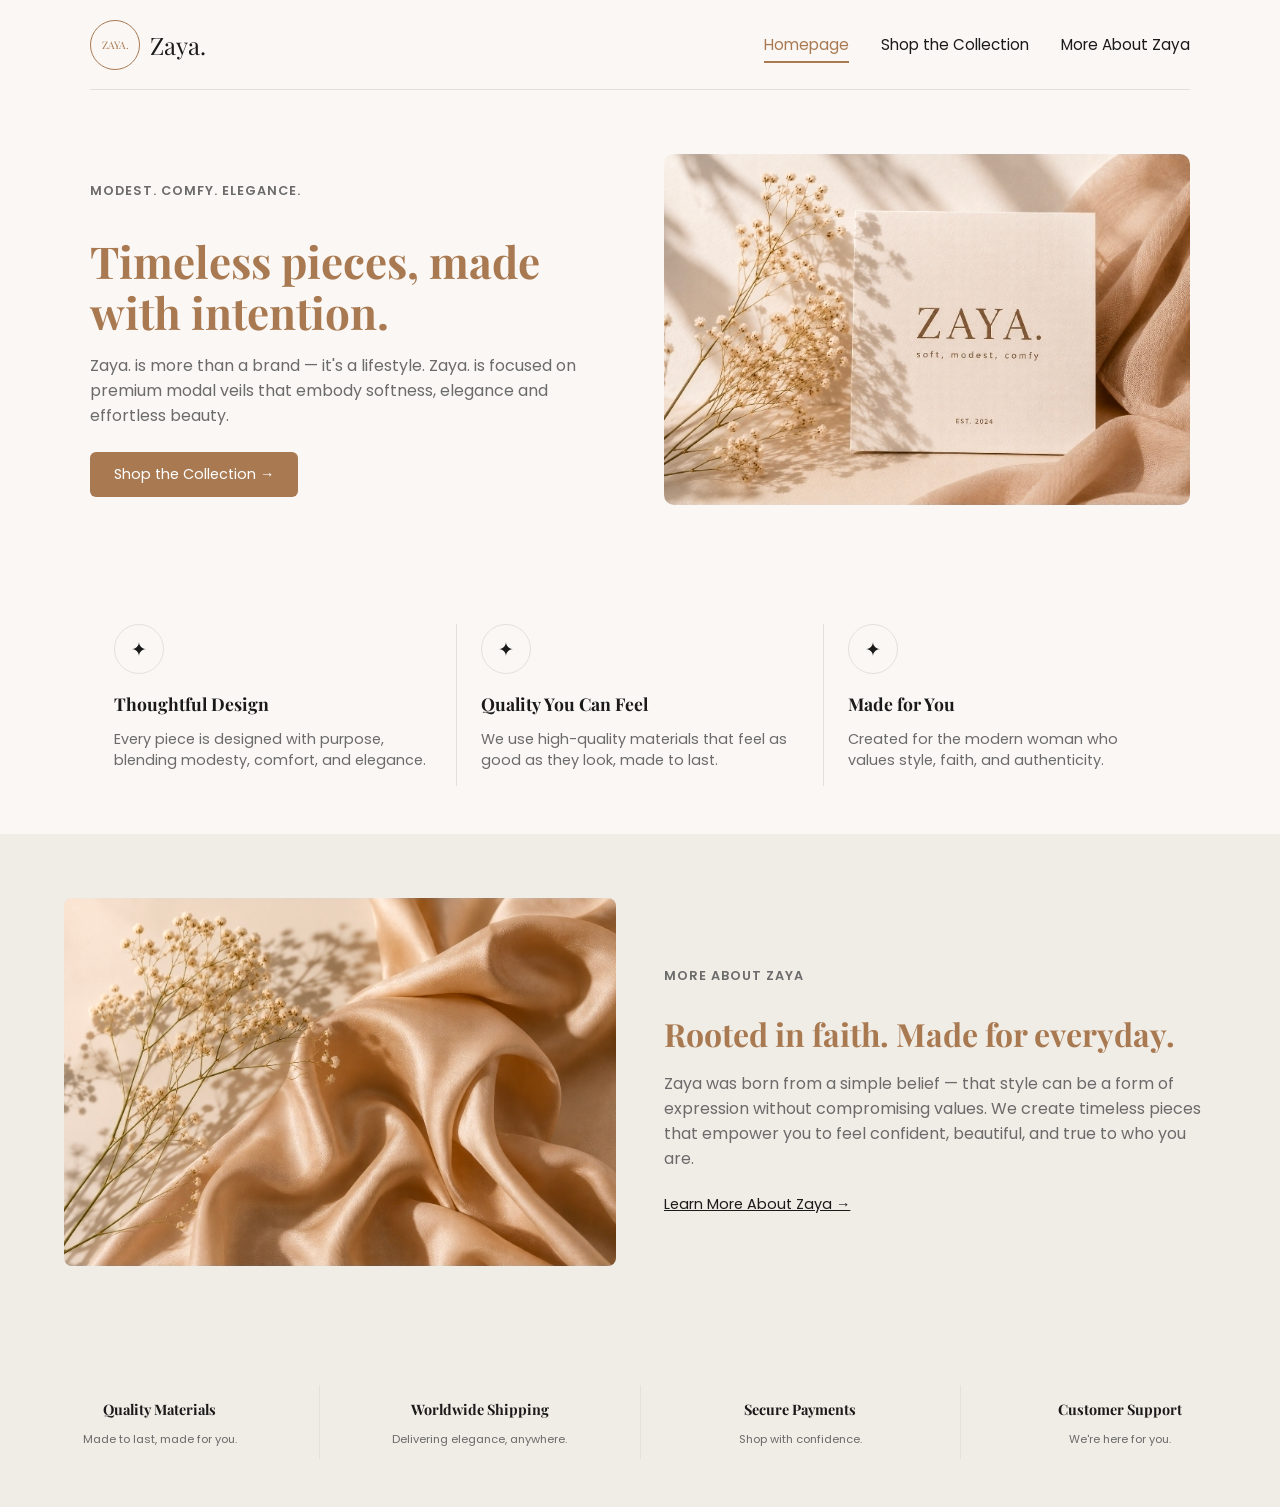
<file: index.html>
<!DOCTYPE html>
<html lang="en">
<head>
  <meta charset="UTF-8">
  <title>ZAYA.NG</title>
  <link rel="preconnect" href="https://fonts.googleapis.com">
  <link rel="preconnect" href="https://fonts.gstatic.com" crossorigin>
  <link href="https://fonts.googleapis.com/css2?family=Playfair+Display:ital@0;1&family=Poppins:wght@400;500;600&display=swap" rel="stylesheet">
  <link rel="stylesheet" href="zaya.css">
</head>

<body>
  <div class="container">
  <header class="site-header">
    <div class="logo">
      <span class="logo-badge">ZAYA.</span>
      <span class="logo-text">Zaya.</span>
    </div>

    <nav class="site-nav">
      <ul>
       <li><a href="index.html"class="active">Homepage</a></li>
       <li><a href="shop.html">Shop the Collection</a></li>
       <li><a href="about.html">More About Zaya</a></li>
      </ul>
    </nav>
  </header>

<section class="hero">
  <div class="hero-text">
    <p class="hero-label">MODEST. COMFY. ELEGANCE.</p>
    <h1>Timeless pieces, made with intention.</h1>
    <p>Zaya. is more than a brand — it's a lifestyle. Zaya. is focused on premium modal veils that embody softness, elegance and effortless beauty.</p>
    <a href="#" class="btn">Shop the Collection →</a>
  </div>

  <div class="hero-image">
    <img src="zz.jpg" alt="Folded ZAYA modal veils styled with dried flowers">
  </div>
</section>

<section class="features">
  <div class="feature">
    <div class="feature-icon">✦</div>
    <h3>Thoughtful Design</h3>
    <p>Every piece is designed with purpose, blending modesty, comfort, and elegance.</p>
  </div>

  <div class="feature">
    <div class="feature-icon">✦</div>
    <h3>Quality You Can Feel</h3>
    <p>We use high-quality materials that feel as good as they look, made to last.</p>
  </div>

  <div class="feature">
    <div class="feature-icon">✦</div>
    <h3>Made for You</h3>
    <p>Created for the modern woman who values style, faith, and authenticity.</p>
  </div>
</section>

  </div>

<section class="about-teaser">
    <div class="about-image">
      <img src="zzb.jpg" alt="Folded ZAYA modal veil with soft shadow">
    </div>

    <div class="about-text">
      <p class="hero-label">MORE ABOUT ZAYA</p>
      <h2>Rooted in faith. Made for everyday.</h2>
      <p>Zaya was born from a simple belief — that style can be a form of expression without compromising values. We create timeless pieces that empower you to feel confident, beautiful, and true to who you are.</p>
      <a href="#">Learn More About Zaya →</a>
    </div>
</section>

<footer class="site-footer">
  <div class="footer-item">
    <h3>Quality Materials</h3>
    <p>Made to last, made for you.</p>
  </div>

  <div class="footer-item">
    <h3>Worldwide Shipping</h3>
    <p>Delivering elegance, anywhere.</p>
  </div>

  <div class="footer-item">
    <h3>Secure Payments</h3>
    <p>Shop with confidence.</p>
  </div>

  <div class="footer-item">
    <h3>Customer Support</h3>
    <p>We're here for you.</p>
  </div>
</footer>

</body>
</html>
</file>
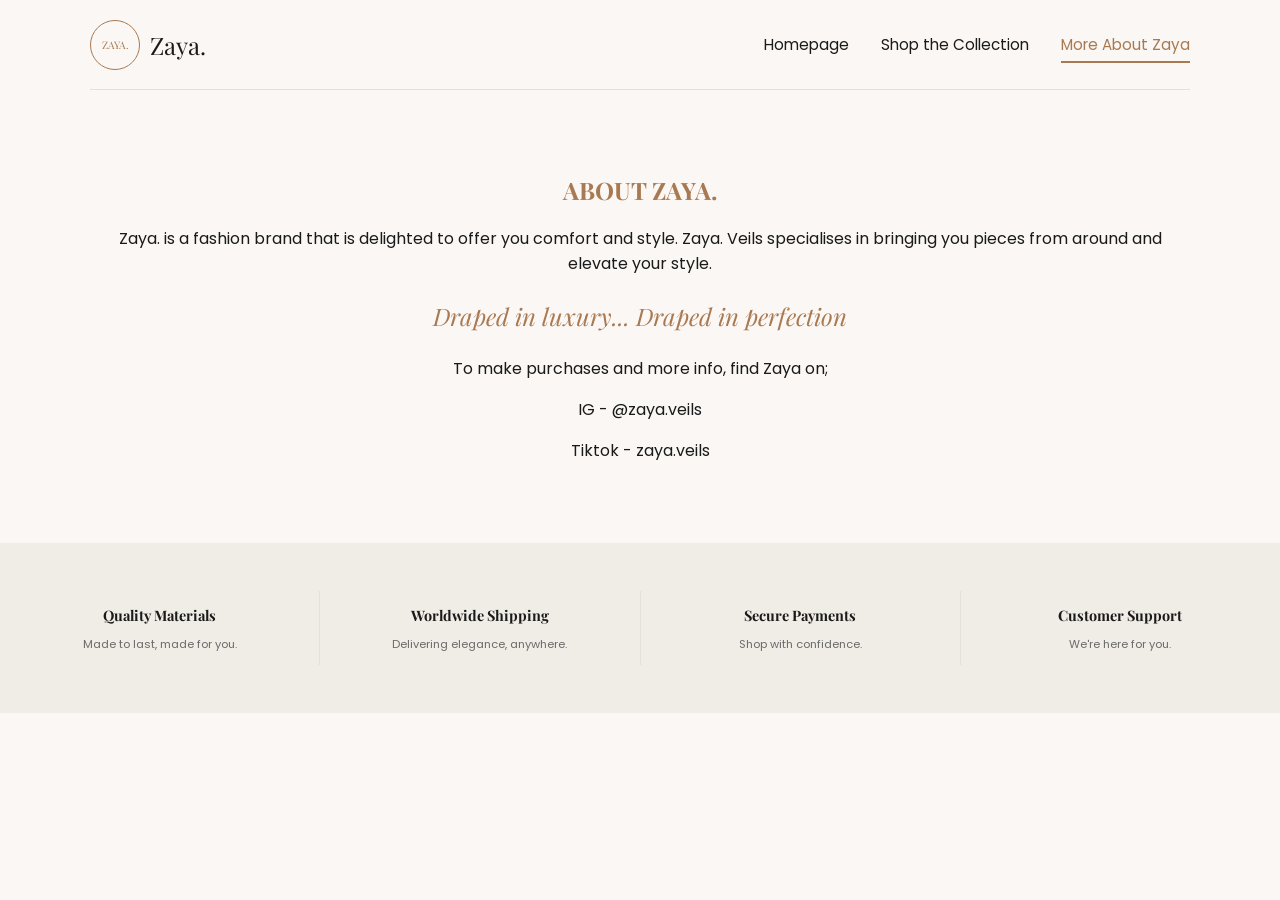
<file: about.html>
<!DOCTYPE html>
<html lang="en">
<head>
  <meta charset="UTF-8">
  <title>About Zaya | ZAYA.NG</title>
  <link rel="preconnect" href="https://fonts.googleapis.com">
  <link rel="preconnect" href="https://fonts.gstatic.com" crossorigin>
  <link href="https://fonts.googleapis.com/css2?family=Playfair+Display:ital@0;1&family=Poppins:wght@400;500;600&display=swap" rel="stylesheet">
  <link rel="stylesheet" href="zaya.css">
</head>

<body>
  <div class="container">
    <header class="site-header">
      <div class="logo">
        <span class="logo-badge">ZAYA.</span>
        <span class="logo-text">Zaya.</span>
      </div>

      <nav class="site-nav">
        <ul>
          <li><a href="index.html">Homepage</a></li>
          <li><a href="shop.html">Shop the Collection</a></li>
          <li><a href="about.html" class="active">More About Zaya</a></li>
        </ul>
      </nav>
    </header>

    <section class="about-page">
      <h1>ABOUT ZAYA.</h1>
      <p>Zaya. is a fashion brand that is delighted to offer you comfort and style. Zaya. Veils specialises in bringing you pieces from around and elevate your style.</p>
      <p class="tagline">Draped in luxury... Draped in perfection</p>

      <div class="socials-box">
        <p>To make purchases and more info, find Zaya on;</p>
        <p> IG - @zaya.veils</p>
        <p> Tiktok - zaya.veils</p>
      </div>
    </section>
  </div>

  <footer class="site-footer">
    <div class="footer-item">
      <h3>Quality Materials</h3>
      <p>Made to last, made for you.</p>
    </div>
    <div class="footer-item">
      <h3>Worldwide Shipping</h3>
      <p>Delivering elegance, anywhere.</p>
    </div>
    <div class="footer-item">
      <h3>Secure Payments</h3>
      <p>Shop with confidence.</p>
    </div>
    <div class="footer-item">
      <h3>Customer Support</h3>
      <p>We're here for you.</p>
    </div>
  </footer>
</body>
</html>
</file>
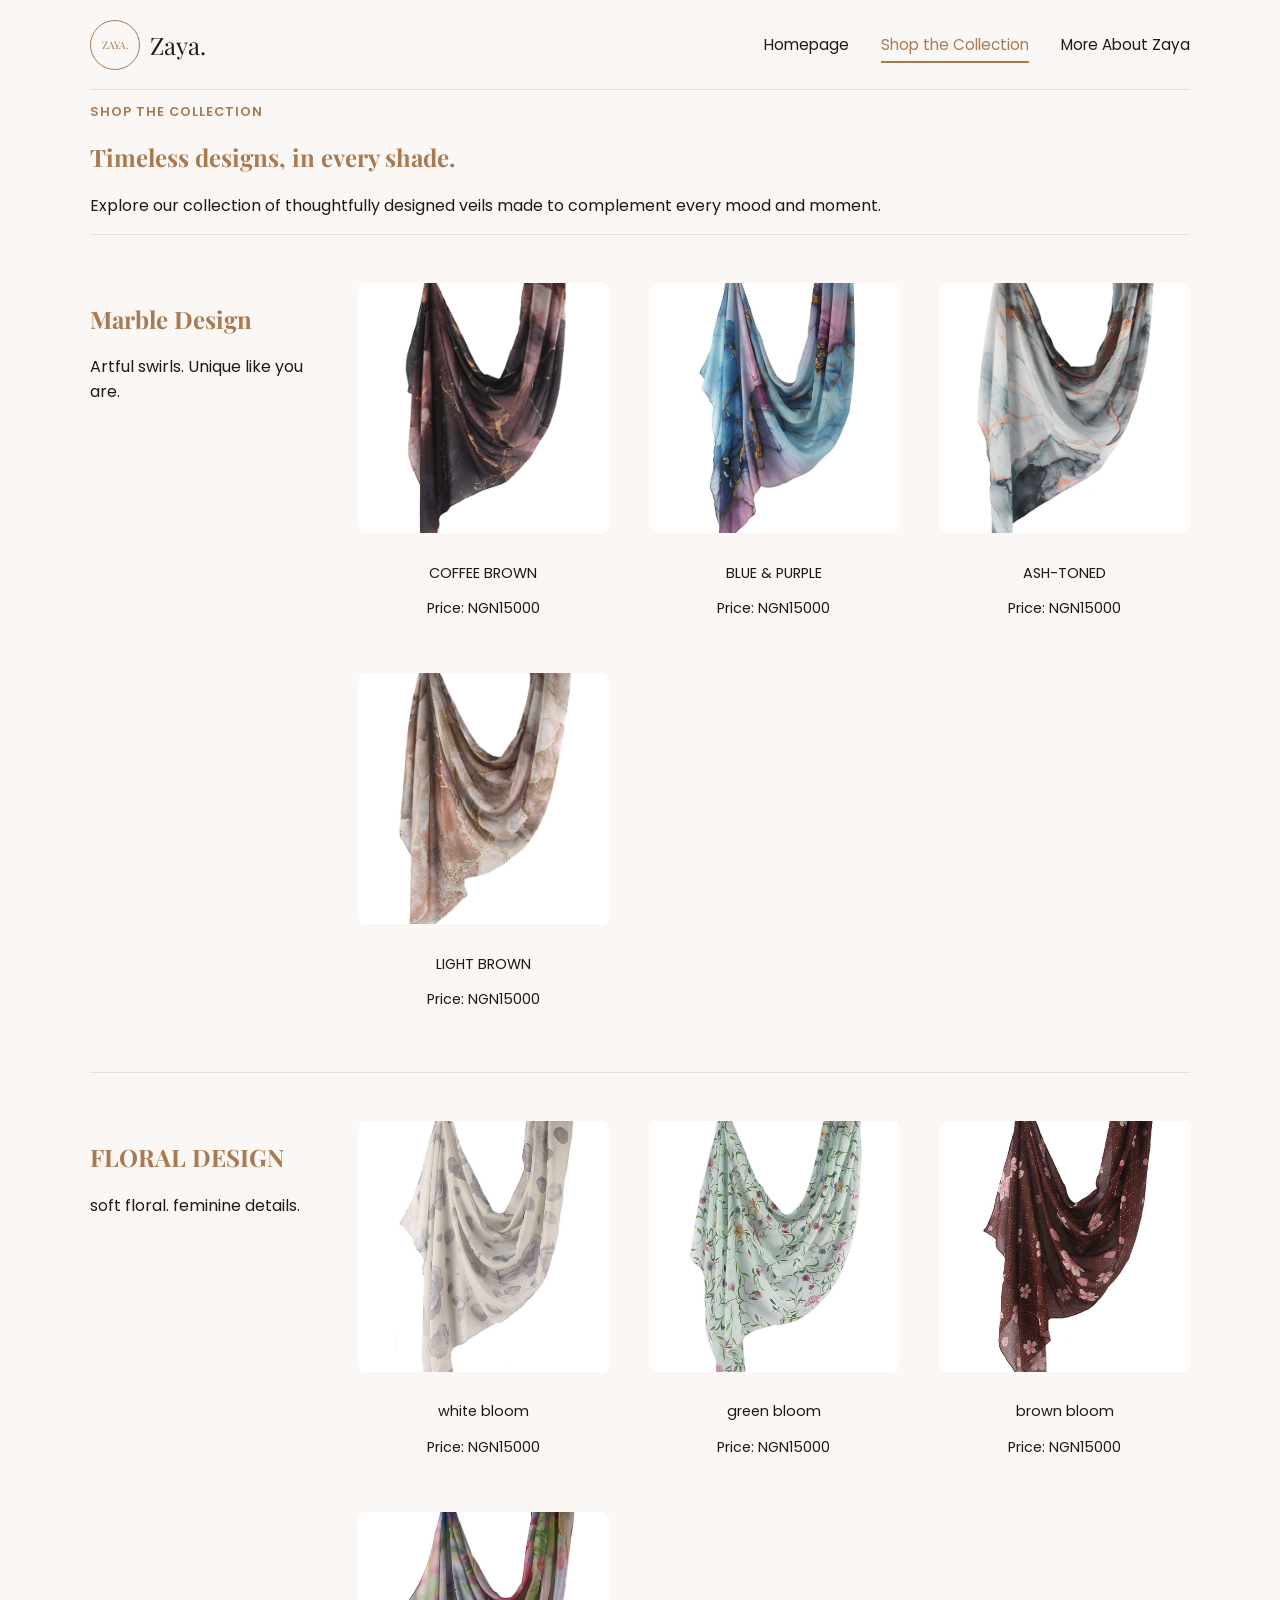
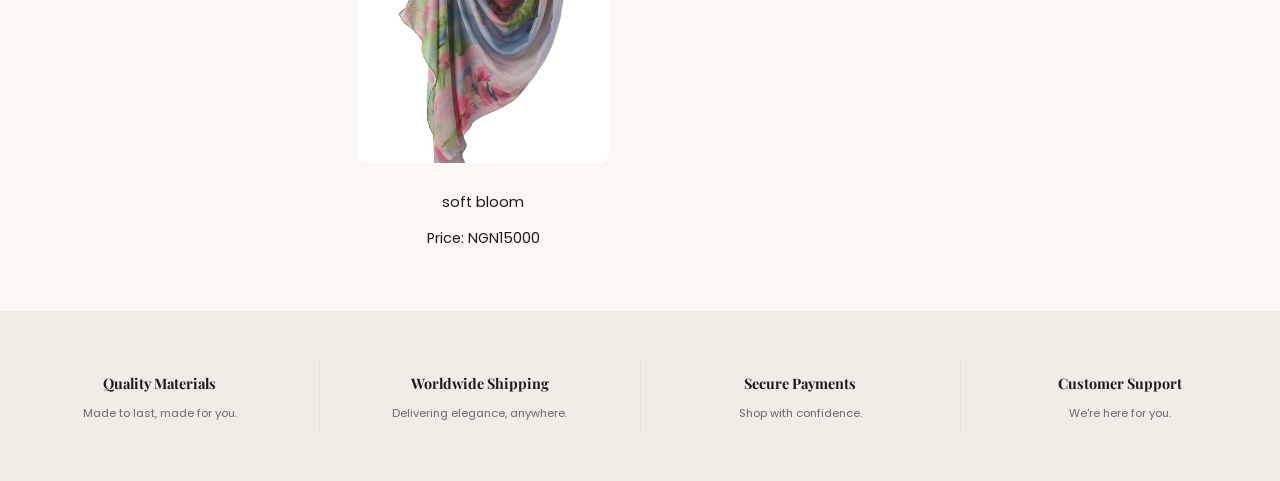
<file: shop.html>
<!DOCTYPE html>
<html lang="en">
<head>
  <meta charset="UTF-8">
  <title>About Zaya | ZAYA.NG</title>
  <link rel="preconnect" href="https://fonts.googleapis.com">
  <link rel="preconnect" href="https://fonts.gstatic.com" crossorigin>
  <link href="https://fonts.googleapis.com/css2?family=Playfair+Display:ital@0;1&family=Poppins:wght@400;500;600&display=swap" rel="stylesheet">
  <link rel="stylesheet" href="zaya.css">
</head>

<body>
  <div class="container">
    <header class="site-header">
      <div class="logo">
        <span class="logo-badge">ZAYA.</span>
        <span class="logo-text">Zaya.</span>
      </div>

      <nav class="site-nav">
        <ul>
          <li><a href="index.html">Homepage</a></li>
          <li><a href="shop.html" class="active">Shop the Collection</a></li>
          <li><a href="about.html">More About Zaya</a></li>
        </ul>
      </nav>
    </header>

 <section class="shop-intro">
  <p class="hero-label">SHOP THE COLLECTION</p>
  <h1>Timeless designs, in every shade.</h1>
  <p>Explore our collection of thoughtfully designed veils made to complement every mood and moment.</p>
 </section>

 <section class="category-row">
  <div class="category-info">
    <h2>Marble Design</h2>
    <p>Artful swirls. Unique like you are.</p>
  </div>

  <div class="category-grid">
    <div class="product">
      <img src="zaya1.jpg" alt="Pearl marble modal veil">
      <p>COFFEE BROWN</p>
      <p>Price: NGN15000</p>
    </div>
    <div class="product">
      <img src="zaya2.jpg" alt="Sand marble modal veil">
      <p>BLUE & PURPLE</p>
      <p>Price: NGN15000</p>
    </div>
    <div class="product">
      <img src="zaya3.jpg" alt="Mauve marble modal veil">
      <p>ASH-TONED</p>
      <p>Price: NGN15000</p>
    </div>
    <div class="product">
      <img src="zaya4.jpg" alt="Mauve marble modal veil">
      <p>LIGHT BROWN</p>
      <p>Price: NGN15000</p>
    </div>
  </div>
 </section>

 <section class="plain-row">
  <div class="plain-info">
    <h2>FLORAL DESIGN</h2>
    <p>soft floral. feminine details.</p>
  </div>

  <div class="plain-grid">
    <div class="plain">
      <img src="z1.jpg" alt="Pearl marble modal veil">
      <p>white bloom</p>
      <p>Price: NGN15000</p>
    </div>
    <div class="plain">
      <img src="z2.jpg" alt="Sand marble modal veil">
      <p>green bloom</p>
      <p>Price: NGN15000</p>
    </div>
    <div class="plain">
      <img src="z3.jpg" alt="Mauve marble modal veil">
      <p>brown bloom</p>
      <p>Price: NGN15000</p>
    </div>
    <div class="plain">
      <img src="z4.jpg" alt="Mauve marble modal veil">
      <p>soft bloom</p>
      <p>Price: NGN15000</p>
    </div> 
   </section>  
 </div>
  <footer class="site-footer">
    <div class="footer-item">
      <h3>Quality Materials</h3>
      <p>Made to last, made for you.</p>
    </div>
    <div class="footer-item">
      <h3>Worldwide Shipping</h3>
      <p>Delivering elegance, anywhere.</p>
    </div>
    <div class="footer-item">
      <h3>Secure Payments</h3>
      <p>Shop with confidence.</p>
    </div>
    <div class="footer-item">
      <h3>Customer Support</h3>
      <p>We're here for you.</p>
    </div>
  </footer>

</body>
</html>
</file>
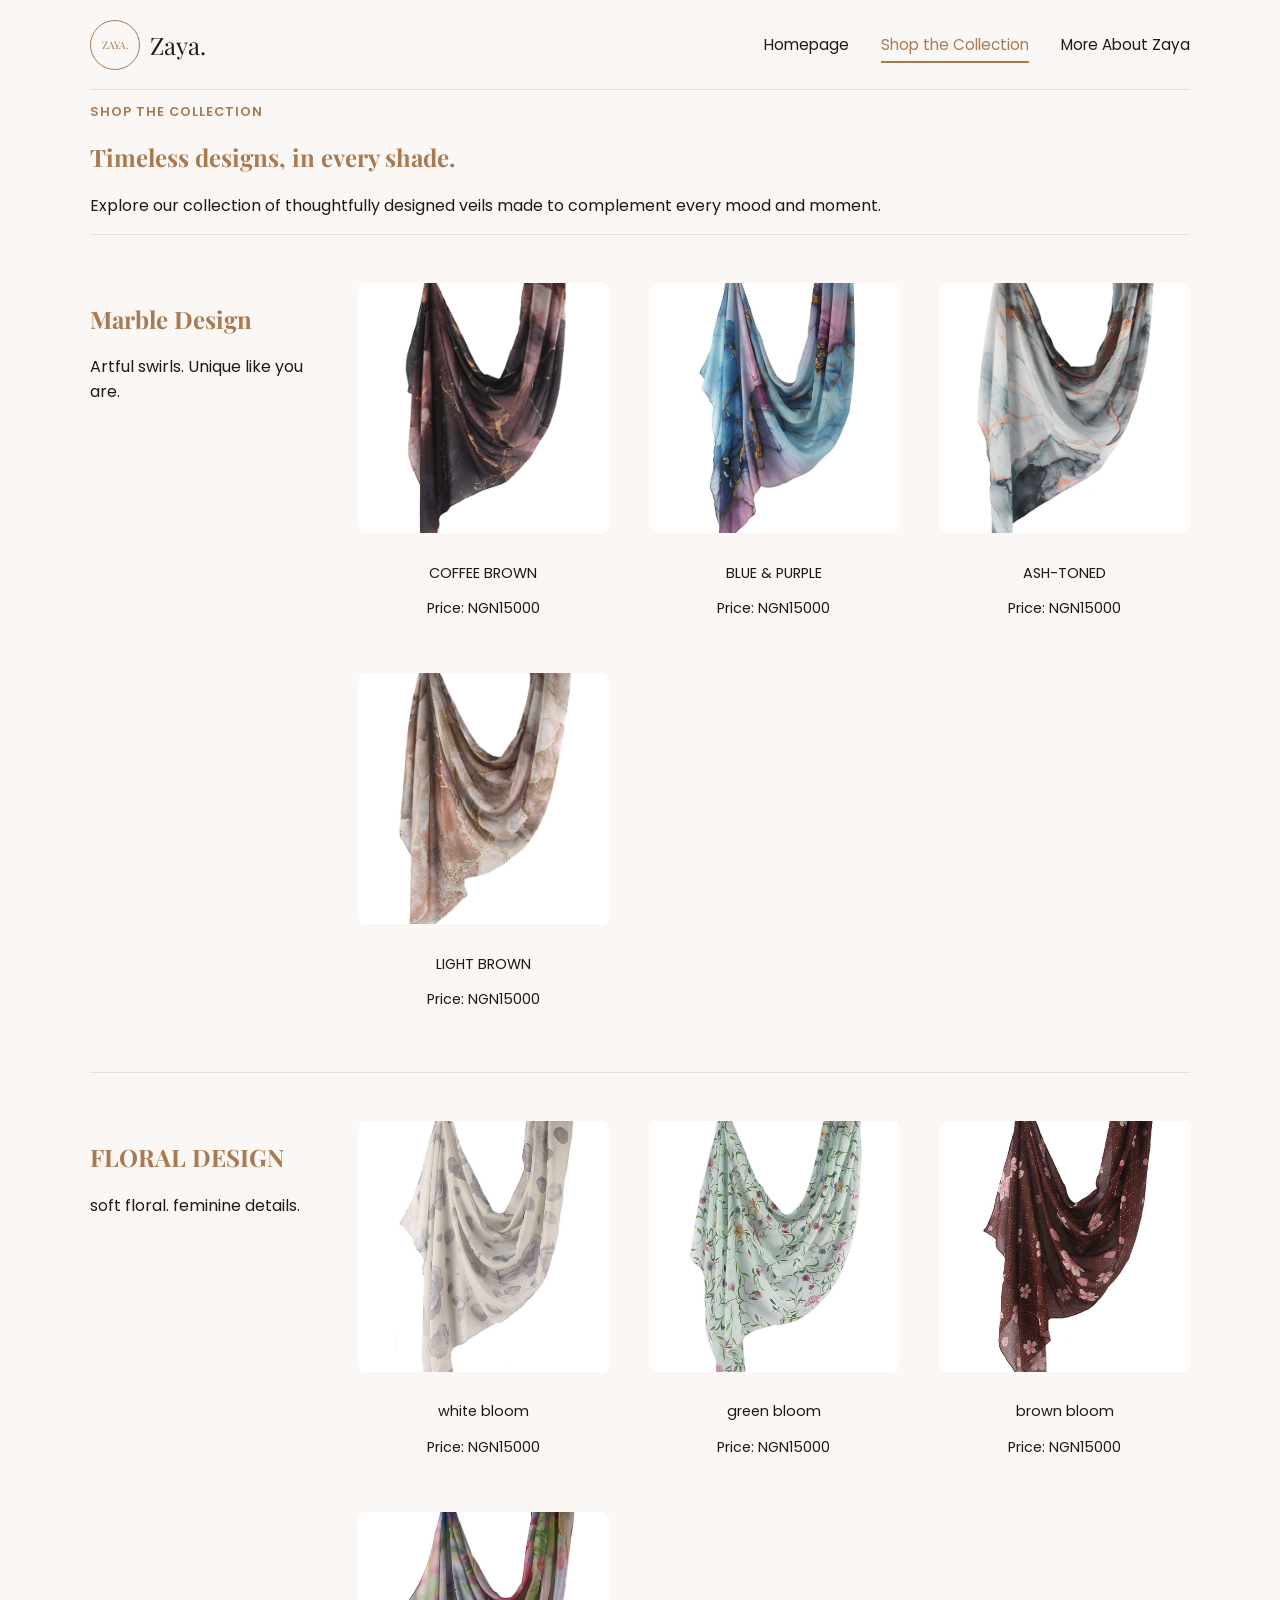
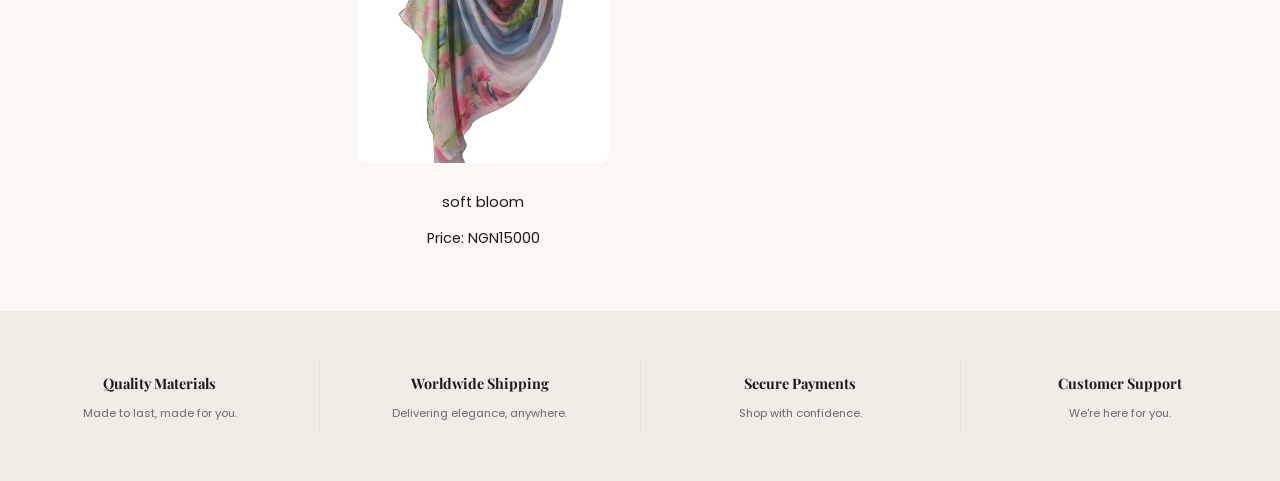
<file: zaya website/shop.html>
<!DOCTYPE html>
<html lang="en">
<head>
  <meta charset="UTF-8">
  <title>About Zaya | ZAYA.NG</title>
  <link rel="preconnect" href="https://fonts.googleapis.com">
  <link rel="preconnect" href="https://fonts.gstatic.com" crossorigin>
  <link href="https://fonts.googleapis.com/css2?family=Playfair+Display:ital@0;1&family=Poppins:wght@400;500;600&display=swap" rel="stylesheet">
  <link rel="stylesheet" href="zaya.css">
</head>

<body>
  <div class="container">
    <header class="site-header">
      <div class="logo">
        <span class="logo-badge">ZAYA.</span>
        <span class="logo-text">Zaya.</span>
      </div>

      <nav class="site-nav">
        <ul>
          <li><a href="index.html">Homepage</a></li>
          <li><a href="shop.html" class="active">Shop the Collection</a></li>
          <li><a href="about.html">More About Zaya</a></li>
        </ul>
      </nav>
    </header>

 <section class="shop-intro">
  <p class="hero-label">SHOP THE COLLECTION</p>
  <h1>Timeless designs, in every shade.</h1>
  <p>Explore our collection of thoughtfully designed veils made to complement every mood and moment.</p>
 </section>

 <section class="category-row">
  <div class="category-info">
    <h2>Marble Design</h2>
    <p>Artful swirls. Unique like you are.</p>
  </div>

  <div class="category-grid">
    <div class="product">
      <img src="zaya1.jpg" alt="Pearl marble modal veil">
      <p>COFFEE BROWN</p>
      <p>Price: NGN15000</p>
    </div>
    <div class="product">
      <img src="zaya2.jpg" alt="Sand marble modal veil">
      <p>BLUE & PURPLE</p>
      <p>Price: NGN15000</p>
    </div>
    <div class="product">
      <img src="zaya3.jpg" alt="Mauve marble modal veil">
      <p>ASH-TONED</p>
      <p>Price: NGN15000</p>
    </div>
    <div class="product">
      <img src="zaya4.jpg" alt="Mauve marble modal veil">
      <p>LIGHT BROWN</p>
      <p>Price: NGN15000</p>
    </div>
  </div>
 </section>

 <section class="plain-row">
  <div class="plain-info">
    <h2>FLORAL DESIGN</h2>
    <p>soft floral. feminine details.</p>
  </div>

  <div class="plain-grid">
    <div class="plain">
      <img src="z1.jpg" alt="Pearl marble modal veil">
      <p>white bloom</p>
      <p>Price: NGN15000</p>
    </div>
    <div class="plain">
      <img src="z2.jpg" alt="Sand marble modal veil">
      <p>green bloom</p>
      <p>Price: NGN15000</p>
    </div>
    <div class="plain">
      <img src="z3.jpg" alt="Mauve marble modal veil">
      <p>brown bloom</p>
      <p>Price: NGN15000</p>
    </div>
    <div class="plain">
      <img src="z4.jpg" alt="Mauve marble modal veil">
      <p>soft bloom</p>
      <p>Price: NGN15000</p>
    </div> 
   </section>  
 </div>
  <footer class="site-footer">
    <div class="footer-item">
      <h3>Quality Materials</h3>
      <p>Made to last, made for you.</p>
    </div>
    <div class="footer-item">
      <h3>Worldwide Shipping</h3>
      <p>Delivering elegance, anywhere.</p>
    </div>
    <div class="footer-item">
      <h3>Secure Payments</h3>
      <p>Shop with confidence.</p>
    </div>
    <div class="footer-item">
      <h3>Customer Support</h3>
      <p>We're here for you.</p>
    </div>
  </footer>

</body>
</html>
</file>
<file: zaya.css>
:root {
  --color-bg: #faf7f4;
  --color-text: #1a1a1a;
  --color-text-muted: #6b6b6b;
  --color-accent: #a97a52;
  --color-border: #e5e0da;
  --color-box: #f0ece6;

  --font-heading: 'Playfair Display', Georgia, serif;
  --font-body: 'Poppins', Arial, sans-serif;
}

body {
  font-family: var(--font-body);
  color: var(--color-text);
  background: var(--color-bg);
  margin: 0;
  padding: 0;
}

.container {
  max-width: 1100px;
  margin: 0 auto;
  padding: 0 20px;
}

h1, h2 {
  font-family: var(--font-heading);
  color: var(--color-accent);
}

img {
  border-radius: 8px;
}

.site-header {
  display: flex;
  align-items: center;
  justify-content: space-between;
  padding: 16px 0;
  border-bottom: 1px solid var(--color-border);
}

.logo {
  display: flex;
  align-items: center;
  gap: 10px;
}

.logo-badge {
  display: flex;
  align-items: center;
  justify-content: center;
  width: 48px;
  height: 48px;
  border: 1px solid var(--color-accent);
  border-radius: 50%;
  font-family: var(--font-heading);
  font-size: 0.65rem;
  color: var(--color-accent);
  text-align: center;
}

.logo-text {
  font-family: var(--font-heading);
  font-size: 1.5rem;
}

.site-nav ul {
  display: flex;
  gap: 32px;
  list-style: none;
}

.site-nav a {
  text-decoration: none;
  color: var(--color-text);
  font-size: 0.95rem;
  padding-bottom: 6px;
}

.site-nav a.active {
  border-bottom: 2px solid var(--color-accent);
  color: var(--color-accent);
}

.header-icons {
  display: flex;
  gap: 16px;
  align-items: center;
}

.hero {
  display: flex;
  align-items: center;
  gap: 48px;
  padding: 64px 0;
}

.hero-text {
  flex: 1;
}

.hero-image {
  flex: 1;
}

.hero-image img {
  width: 100%;
  border-radius: 10px;
}

.hero-label {
  color: var(--color-accent);
  font-size: 0.8rem;
  letter-spacing: 1px;
  font-weight: 600;
  margin-bottom: 8px;
}

.hero h1 {
  font-size: 2.75rem;
  line-height: 1.15;
  margin-bottom: 16px;
}

.hero p {
  color: var(--color-text-muted);
  margin-bottom: 24px;
}

.btn {
  display: inline-block;
  background: var(--color-accent);
  color: #fff;
  padding: 12px 24px;
  border-radius: 6px;
  text-decoration: none;
  font-size: 0.9rem;
}

.features {
  display: flex;
  padding: 48px 0;
}

.feature {
  flex: 1;
  padding: 0 24px;
  text-align: left;
}

.feature + .feature {
  border-left: 1px solid var(--color-border);
}

.feature-icon {
  width: 48px;
  height: 48px;
  border-radius: 50%;
  border: 1px solid var(--color-border);
  display: flex;
  align-items: center;
  justify-content: center;
  font-size: 1.2rem;
  margin-bottom: 16px;
}

.feature h3 {
  font-family: var(--font-heading);
  font-size: 1.1rem;
  color: var(--color-text);
  margin-bottom: 8px;
}

.feature p {
  color: var(--color-text-muted);
  font-size: 0.9rem;
}

.about-teaser {
  display: flex;
  align-items: center;
  gap: 48px;
  background: var(--color-box);
  padding: 64px 5%;
}

.about-image,
.about-text {
  flex: 1;
}

.about-image img {
  width: 100%;
  border-radius: 8px;
}

.about-text h2 {
  font-size: 2rem;
  margin-bottom: 16px;
}

.about-text p {
  color: var(--color-text-muted);
  margin-bottom: 20px;
}

.about-text a {
  color: var(--color-text);
  text-decoration: underline;
  font-size: 0.9rem;
}

.site-footer {
  display: flex;
  padding: 48px 0;
  background: var(--color-box);
}

.footer-item {
  flex: 1;
  padding: 0 24px;
  text-align: center;
}

.footer-item + .footer-item {
  border-left: 1px solid var(--color-border);
}

.footer-icon {
  width: 48px;
  height: 48px;
  border-radius: 50%;
  border: 1px solid var(--color-border);
  display: flex;
  align-items: center;
  justify-content: center;
  font-size: 1.2rem;
  margin-bottom: 16px;
}

.footer-item h3 {
  font-family: var(--font-heading);
  font-size: 0.9rem;
  color: var(--color-text);
  margin-bottom: 8px;
}

.footer-item p {
  color: var(--color-text-muted);
  font-size: 0.7rem;
}

.about-page {
  text-align: center;
  padding: 64px 0;
}

.tagline {
  font-style: italic;
  color: var(--color-accent);
  font-size: 1.5rem;
  font-family: var(--font-heading);
  margin: 24px 0;
}

.category-row {
  display: flex;
  gap: 48px;
  padding: 48px 0;
  border-top: 1px solid var(--color-border);
}

.category-info {
  flex: 0 0 220px;
}

.category-grid {
  flex: 1;
  display: grid;
  grid-template-columns: repeat(3, 1fr);
  gap: 40px;
}

.product img {
  width: 100%;
  border-radius: 8px;
  margin-bottom: 8px;
}

.product p {
  font-size: 0.9rem;
  text-align: center;
}

.btn-outline {
  display: inline-block;
  border: 1px solid var(--color-border);
  padding: 10px 20px;
  border-radius: 6px;
  text-decoration: none;
  color: var(--color-text);
  font-size: 0.85rem;
}

.plain-row {
  display: flex;
  gap: 48px;
  padding: 48px 0;
  border-top: 1px solid var(--color-border);
}

.plain-info {
  flex: 0 0 220px;
}

.plain-grid {
  flex: 1;
  display: grid;
  grid-template-columns: repeat(3, 1fr);
  gap: 40px;
}

.plain img {
  width: 100%;
  border-radius: 8px;
  margin-bottom: 8px;
}

.plain p {
  font-size: 0.9rem;
  text-align: center;
}

.btn-outline {
  display: inline-block;
  border: 1px solid var(--color-border);
  padding: 10px 20px;
  border-radius: 6px;
  text-decoration: none;
  color: var(--color-text);
  font-size: 0.85rem;
}
</file>
<file: zaya website/zaya.css>
:root {
  --color-bg: #faf7f4;
  --color-text: #1a1a1a;
  --color-text-muted: #6b6b6b;
  --color-accent: #a97a52;
  --color-border: #e5e0da;
  --color-box: #f0ece6;

  --font-heading: 'Playfair Display', Georgia, serif;
  --font-body: 'Poppins', Arial, sans-serif;
}

body {
  font-family: var(--font-body);
  color: var(--color-text);
  background: var(--color-bg);
  margin: 0;
  padding: 0;
}

.container {
  max-width: 1100px;
  margin: 0 auto;
  padding: 0 20px;
}

h1, h2 {
  font-family: var(--font-heading);
  color: var(--color-accent);
}

img {
  border-radius: 8px;
}

.site-header {
  display: flex;
  align-items: center;
  justify-content: space-between;
  padding: 16px 0;
  border-bottom: 1px solid var(--color-border);
}

.logo {
  display: flex;
  align-items: center;
  gap: 10px;
}

.logo-badge {
  display: flex;
  align-items: center;
  justify-content: center;
  width: 48px;
  height: 48px;
  border: 1px solid var(--color-accent);
  border-radius: 50%;
  font-family: var(--font-heading);
  font-size: 0.65rem;
  color: var(--color-accent);
  text-align: center;
}

.logo-text {
  font-family: var(--font-heading);
  font-size: 1.5rem;
}

.site-nav ul {
  display: flex;
  gap: 32px;
  list-style: none;
}

.site-nav a {
  text-decoration: none;
  color: var(--color-text);
  font-size: 0.95rem;
  padding-bottom: 6px;
}

.site-nav a.active {
  border-bottom: 2px solid var(--color-accent);
  color: var(--color-accent);
}

.header-icons {
  display: flex;
  gap: 16px;
  align-items: center;
}

.hero {
  display: flex;
  align-items: center;
  gap: 48px;
  padding: 64px 0;
}

.hero-text {
  flex: 1;
}

.hero-image {
  flex: 1;
}

.hero-image img {
  width: 100%;
  border-radius: 10px;
}

.hero-label {
  color: var(--color-accent);
  font-size: 0.8rem;
  letter-spacing: 1px;
  font-weight: 600;
  margin-bottom: 8px;
}

.hero h1 {
  font-size: 2.75rem;
  line-height: 1.15;
  margin-bottom: 16px;
}

.hero p {
  color: var(--color-text-muted);
  margin-bottom: 24px;
}

.btn {
  display: inline-block;
  background: var(--color-accent);
  color: #fff;
  padding: 12px 24px;
  border-radius: 6px;
  text-decoration: none;
  font-size: 0.9rem;
}

.features {
  display: flex;
  padding: 48px 0;
}

.feature {
  flex: 1;
  padding: 0 24px;
  text-align: left;
}

.feature + .feature {
  border-left: 1px solid var(--color-border);
}

.feature-icon {
  width: 48px;
  height: 48px;
  border-radius: 50%;
  border: 1px solid var(--color-border);
  display: flex;
  align-items: center;
  justify-content: center;
  font-size: 1.2rem;
  margin-bottom: 16px;
}

.feature h3 {
  font-family: var(--font-heading);
  font-size: 1.1rem;
  color: var(--color-text);
  margin-bottom: 8px;
}

.feature p {
  color: var(--color-text-muted);
  font-size: 0.9rem;
}

.about-teaser {
  display: flex;
  align-items: center;
  gap: 48px;
  background: var(--color-box);
  padding: 64px 5%;
}

.about-image,
.about-text {
  flex: 1;
}

.about-image img {
  width: 100%;
  border-radius: 8px;
}

.about-text h2 {
  font-size: 2rem;
  margin-bottom: 16px;
}

.about-text p {
  color: var(--color-text-muted);
  margin-bottom: 20px;
}

.about-text a {
  color: var(--color-text);
  text-decoration: underline;
  font-size: 0.9rem;
}

.site-footer {
  display: flex;
  padding: 48px 0;
  background: var(--color-box);
}

.footer-item {
  flex: 1;
  padding: 0 24px;
  text-align: center;
}

.footer-item + .footer-item {
  border-left: 1px solid var(--color-border);
}

.footer-icon {
  width: 48px;
  height: 48px;
  border-radius: 50%;
  border: 1px solid var(--color-border);
  display: flex;
  align-items: center;
  justify-content: center;
  font-size: 1.2rem;
  margin-bottom: 16px;
}

.footer-item h3 {
  font-family: var(--font-heading);
  font-size: 0.9rem;
  color: var(--color-text);
  margin-bottom: 8px;
}

.footer-item p {
  color: var(--color-text-muted);
  font-size: 0.7rem;
}

.about-page {
  text-align: center;
  padding: 64px 0;
}

.tagline {
  font-style: italic;
  color: var(--color-accent);
  font-size: 1.5rem;
  font-family: var(--font-heading);
  margin: 24px 0;
}

.category-row {
  display: flex;
  gap: 48px;
  padding: 48px 0;
  border-top: 1px solid var(--color-border);
}

.category-info {
  flex: 0 0 220px;
}

.category-grid {
  flex: 1;
  display: grid;
  grid-template-columns: repeat(3, 1fr);
  gap: 40px;
}

.product img {
  width: 100%;
  border-radius: 8px;
  margin-bottom: 8px;
}

.product p {
  font-size: 0.9rem;
  text-align: center;
}

.btn-outline {
  display: inline-block;
  border: 1px solid var(--color-border);
  padding: 10px 20px;
  border-radius: 6px;
  text-decoration: none;
  color: var(--color-text);
  font-size: 0.85rem;
}

.plain-row {
  display: flex;
  gap: 48px;
  padding: 48px 0;
  border-top: 1px solid var(--color-border);
}

.plain-info {
  flex: 0 0 220px;
}

.plain-grid {
  flex: 1;
  display: grid;
  grid-template-columns: repeat(3, 1fr);
  gap: 40px;
}

.plain img {
  width: 100%;
  border-radius: 8px;
  margin-bottom: 8px;
}

.plain p {
  font-size: 0.9rem;
  text-align: center;
}

.btn-outline {
  display: inline-block;
  border: 1px solid var(--color-border);
  padding: 10px 20px;
  border-radius: 6px;
  text-decoration: none;
  color: var(--color-text);
  font-size: 0.85rem;
}
</file>
